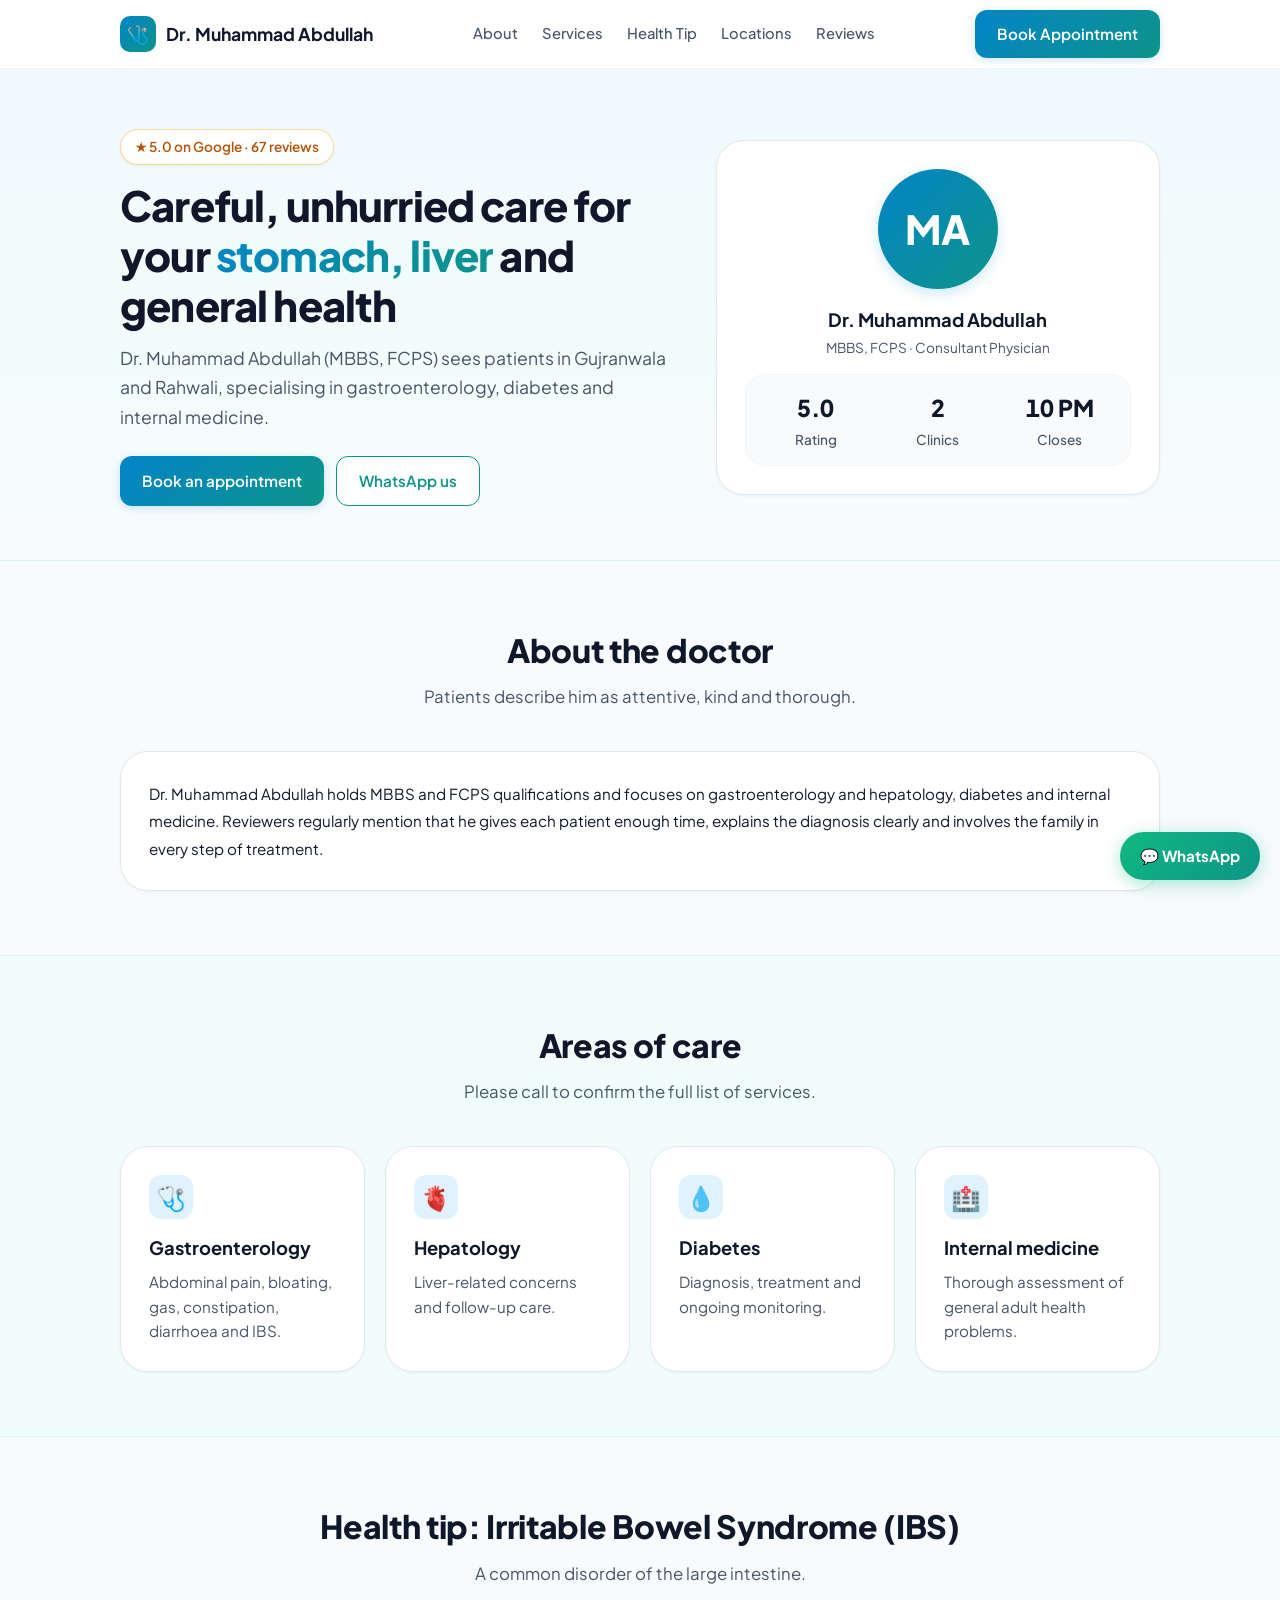
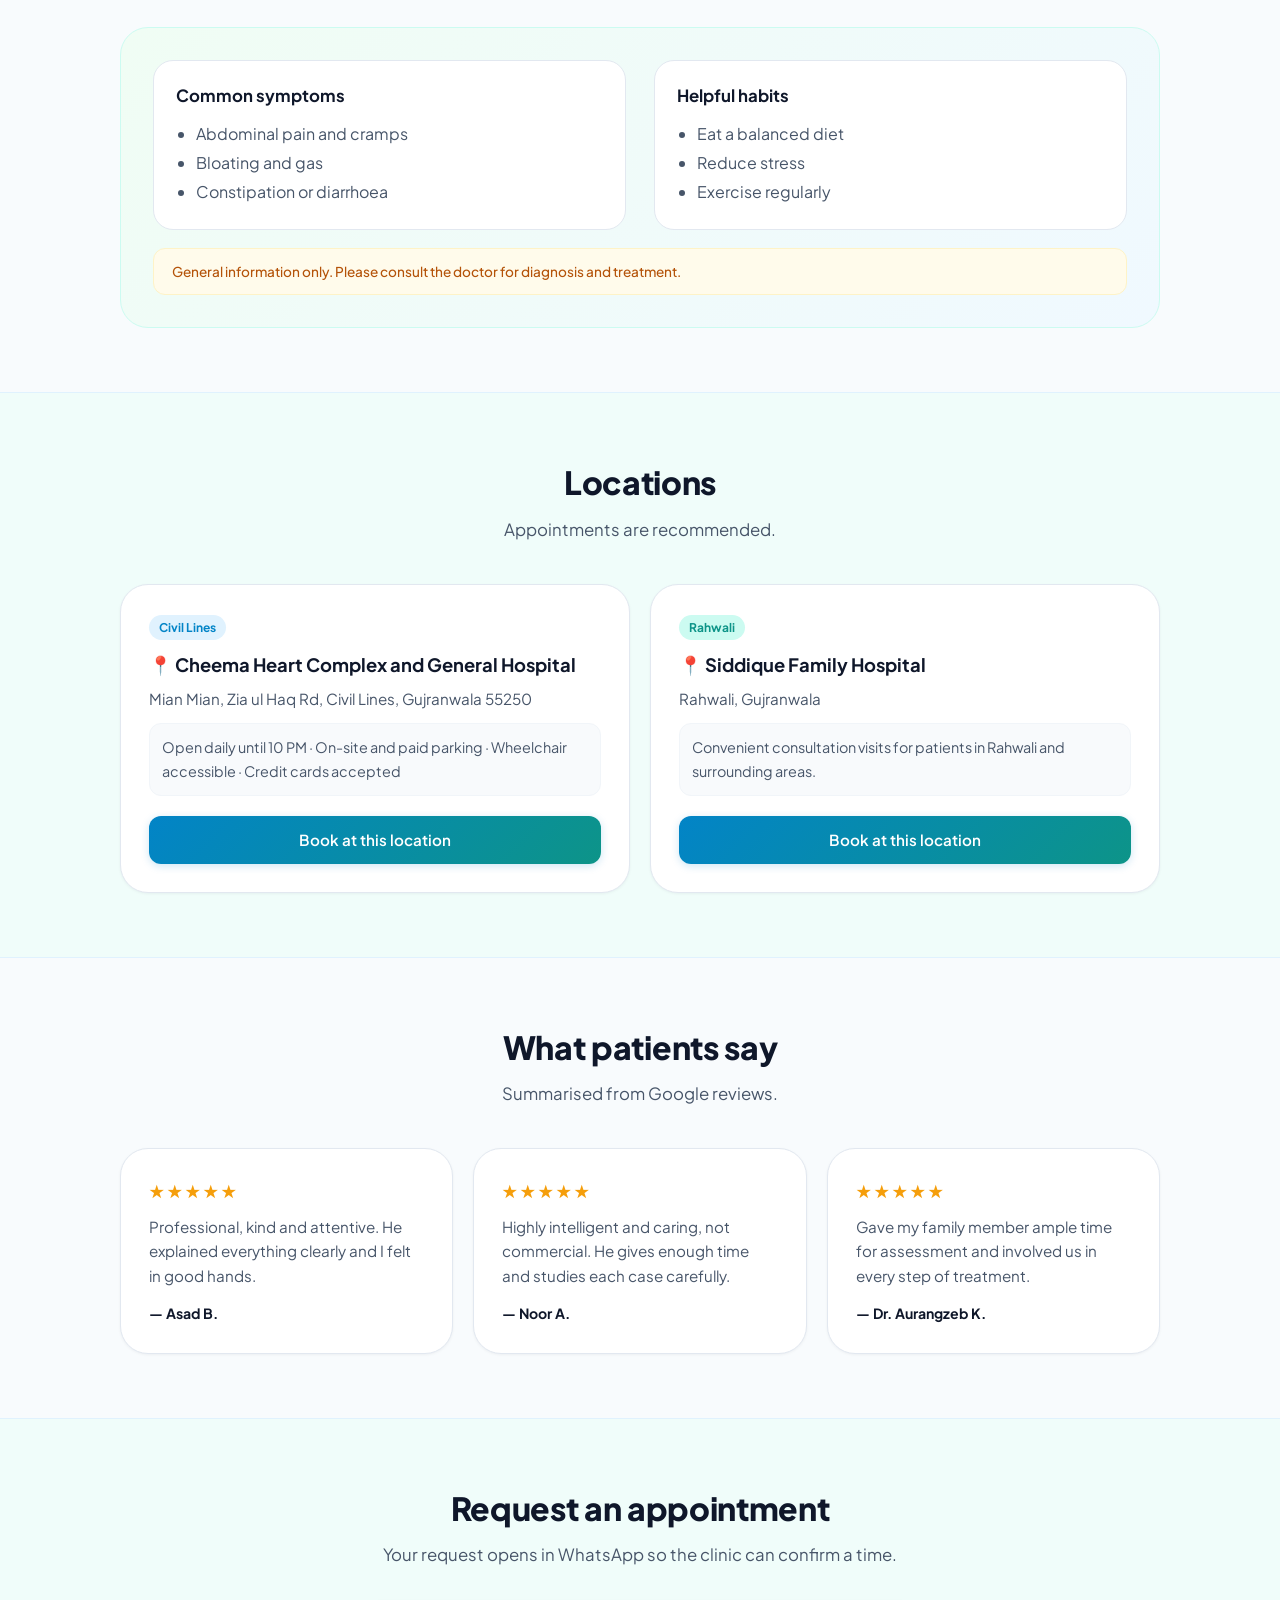
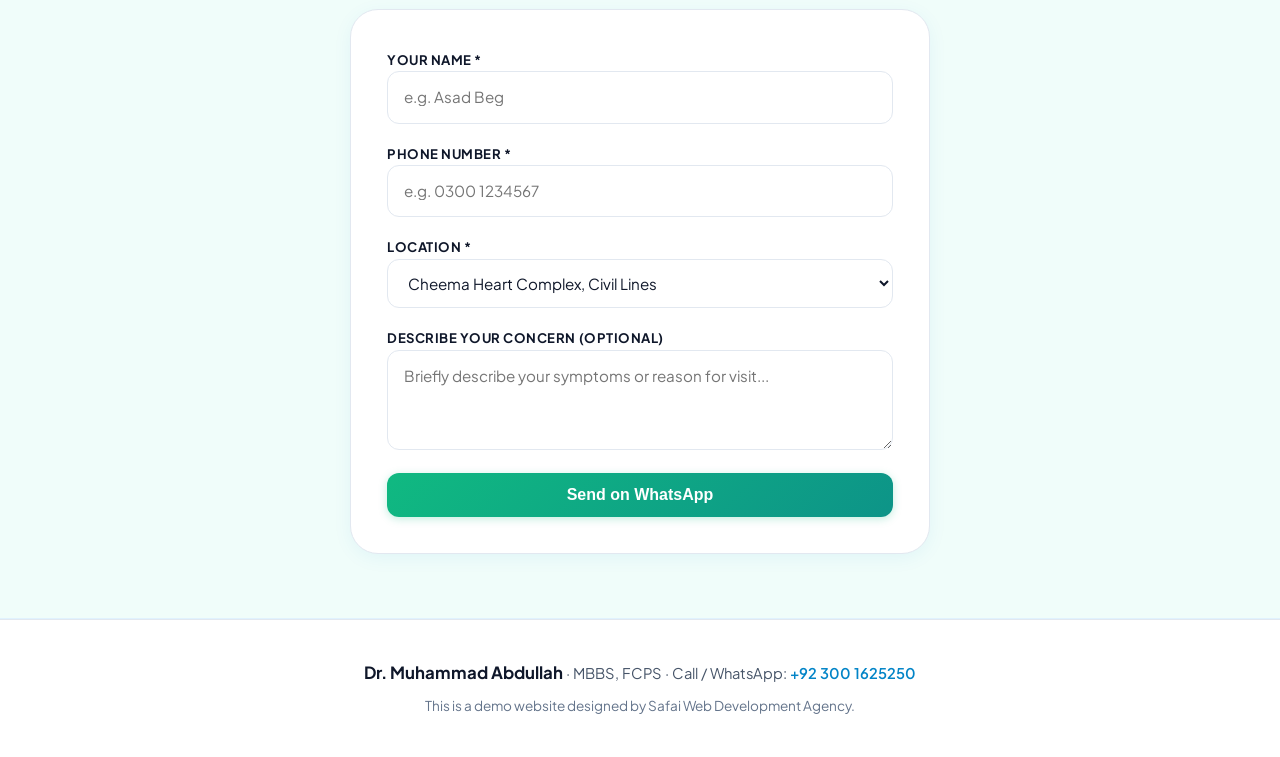
<file: public/standalone.html>
<!DOCTYPE html>
<html lang="en">
<head>
<meta charset="utf-8">
<meta name="viewport" content="width=device-width, initial-scale=1, viewport-fit=cover">
<title>Dr. Muhammad Abdullah – Gastroenterology & Internal Medicine, Gujranwala</title>
<meta name="description" content="Careful, unhurried care for stomach, liver, diabetes and general health by Dr. Muhammad Abdullah (MBBS, FCPS) in Gujranwala and Rahwali. 5.0 Google rating.">
<meta property="og:title" content="Dr. Muhammad Abdullah – Gastroenterology & Internal Medicine, Gujranwala">
<meta property="og:description" content="Specialist in Gastroenterology, Hepatology, Diabetes and Internal Medicine seeing patients in Gujranwala and Rahwali.">
<meta property="og:type" content="website">
<link rel="preconnect" href="https://fonts.googleapis.com">
<link rel="preconnect" href="https://fonts.gstatic.com" crossorigin>
<link href="https://fonts.googleapis.com/css2?family=Plus+Jakarta+Sans:wght@400;500;600;700;800&display=swap" rel="stylesheet">
<!-- Schema.org Physician & LocalBusiness -->
<script type="application/ld+json">
{
  "@context": "https://schema.org",
  "@graph": [
    {
      "@type": "Physician",
      "@id": "https://dr-muhammad-abdullah.pk/#physician",
      "name": "Dr. Muhammad Abdullah",
      "honorificSuffix": "MBBS, FCPS",
      "jobTitle": "Consultant Gastroenterologist & Physician",
      "telephone": "+923001625250",
      "priceRange": "$$",
      "aggregateRating": {
        "@type": "AggregateRating",
        "ratingValue": "5.0",
        "reviewCount": "67"
      },
      "medicalSpecialty": ["Gastroenterology", "Hepatology", "Endocrinology", "InternalMedicine"],
      "worksFor": [
        {
          "@type": "MedicalClinic",
          "name": "Cheema Heart Complex and General Hospital",
          "address": {
            "@type": "PostalAddress",
            "streetAddress": "Mian Mian, Zia ul Haq Rd, Civil Lines",
            "addressLocality": "Gujranwala",
            "postalCode": "55250",
            "addressCountry": "PK"
          },
          "openingHours": "Mo-Su 09:00-22:00"
        },
        {
          "@type": "MedicalClinic",
          "name": "Siddique Family Hospital",
          "address": {
            "@type": "PostalAddress",
            "streetAddress": "Rahwali",
            "addressLocality": "Gujranwala",
            "addressCountry": "PK"
          }
        }
      ]
    }
  ]
}
</script>
<style>
:root {
  --bg: #f8fbfd;
  --surface: #ffffff;
  --text: #0f172a;
  --text-muted: #475569;
  --brand-sky: #0284c7;
  --brand-sky-hover: #0369a1;
  --brand-teal: #0d9488;
  --brand-teal-hover: #0f766e;
  --brand-soft-sky: #e0f2fe;
  --brand-soft-teal: #ccfbf1;
  --warm-gold: #f59e0b;
  --line: #e2e8f0;
  --line-soft: #f1f5f9;
  --shadow-sm: 0 1px 3px rgba(15, 23, 42, 0.05);
  --shadow-md: 0 4px 20px -2px rgba(2, 132, 199, 0.08);
  --radius-lg: 20px;
  --radius-xl: 28px;
}
* { box-sizing: border-box; }
html { scroll-behavior: smooth; scroll-padding-top: 80px; }
body {
  margin: 0;
  background: var(--bg);
  color: var(--text);
  font-family: 'Plus Jakarta Sans', system-ui, -apple-system, sans-serif;
  line-height: 1.6;
  -webkit-font-smoothing: antialiased;
}
a { color: inherit; text-decoration: none; }
.wrap { max-width: 1080px; margin: 0 auto; padding: 0 20px; }

/* Sticky Header */
header {
  position: sticky;
  top: 0;
  background: rgba(255, 255, 255, 0.95);
  backdrop-filter: blur(10px);
  -webkit-backdrop-filter: blur(10px);
  border-bottom: 1px solid var(--line-soft);
  z-index: 100;
  transition: all 0.2s ease;
}
header .wrap {
  display: flex;
  align-items: center;
  justify-content: space-between;
  height: 68px;
  gap: 16px;
}
.brand-lockup {
  display: flex;
  align-items: center;
  gap: 10px;
  font-weight: 700;
  font-size: 1.1rem;
  color: var(--text);
}
.brand-icon {
  width: 36px;
  height: 36px;
  border-radius: 10px;
  background: linear-gradient(135deg, var(--brand-sky), var(--brand-teal));
  color: #fff;
  display: flex;
  align-items: center;
  justify-content: center;
  font-size: 1.1rem;
}
nav.desktop-nav {
  display: flex;
  align-items: center;
  gap: 24px;
}
nav.desktop-nav a {
  font-size: 0.92rem;
  font-weight: 500;
  color: var(--text-muted);
  transition: color 0.15s ease;
}
nav.desktop-nav a:hover { color: var(--brand-sky); }

/* Buttons */
.btn {
  display: inline-flex;
  align-items: center;
  justify-content: center;
  gap: 8px;
  background: linear-gradient(135deg, var(--brand-sky), var(--brand-teal));
  color: #fff;
  padding: 12px 22px;
  border-radius: 12px;
  font-weight: 600;
  border: 0;
  cursor: pointer;
  font-size: 0.95rem;
  box-shadow: 0 2px 8px rgba(2, 132, 199, 0.2);
  transition: transform 0.15s, opacity 0.15s;
  min-height: 44px;
  white-space: nowrap;
}
.btn:hover { opacity: 0.95; transform: translateY(-1px); }
.btn.alt {
  background: #ffffff;
  color: var(--brand-teal);
  border: 1.5px solid var(--brand-teal);
  box-shadow: none;
}
.btn.alt:hover { background: var(--brand-soft-teal); }
.btn-wa {
  background: linear-gradient(135deg, #10b981, #0d9488);
  box-shadow: 0 2px 8px rgba(16, 185, 129, 0.25);
}

/* Mobile Nav Toggle */
.menu-btn {
  display: none;
  background: transparent;
  border: 1px solid var(--line);
  padding: 8px 12px;
  border-radius: 10px;
  font-size: 1.2rem;
  cursor: pointer;
  color: var(--text);
  min-height: 44px;
  min-width: 44px;
}
.mobile-drawer {
  display: none;
  flex-direction: column;
  background: #fff;
  border-top: 1px solid var(--line);
  padding: 16px 20px;
  gap: 12px;
}
.mobile-drawer.active { display: flex; }
.mobile-drawer a {
  padding: 10px 0;
  font-weight: 500;
  color: var(--text);
  border-bottom: 1px solid var(--line-soft);
}

/* Hero Section */
.hero {
  padding: 60px 0 54px;
  background: linear-gradient(180deg, #f0f9ff 0%, #f0fdfa 50%, var(--bg) 100%);
  border-bottom: 1px solid rgba(2, 132, 199, 0.08);
}
.hero .wrap {
  display: grid;
  grid-template-columns: 1.25fr 1fr;
  gap: 40px;
  align-items: center;
}
.tag {
  display: inline-flex;
  align-items: center;
  gap: 6px;
  background: #ffffff;
  border: 1px solid rgba(245, 158, 11, 0.4);
  color: #b45309;
  padding: 6px 14px;
  border-radius: 99px;
  font-size: 0.85rem;
  font-weight: 600;
  margin-bottom: 16px;
  box-shadow: var(--shadow-sm);
}
h1 {
  font-size: 2.6rem;
  line-height: 1.2;
  margin: 0 0 14px;
  font-weight: 800;
  letter-spacing: -0.02em;
  color: #0f172a;
}
h1 span {
  background: linear-gradient(135deg, var(--brand-sky), var(--brand-teal));
  -webkit-background-clip: text;
  -webkit-text-fill-color: transparent;
}
.hero p {
  color: var(--text-muted);
  font-size: 1.1rem;
  margin: 0 0 24px;
  line-height: 1.65;
}
.cta-group {
  display: flex;
  gap: 12px;
  flex-wrap: wrap;
}

/* Cards & Surfaces */
.card {
  background: var(--surface);
  border: 1px solid var(--line);
  border-radius: var(--radius-xl);
  padding: 28px;
  box-shadow: var(--shadow-sm);
  transition: box-shadow 0.2s, border-color 0.2s;
}
.card:hover {
  box-shadow: var(--shadow-md);
  border-color: #cbd5e1;
}
.avatar {
  width: 120px;
  height: 120px;
  border-radius: 50%;
  background: linear-gradient(135deg, var(--brand-sky), var(--brand-teal));
  color: #fff;
  display: flex;
  align-items: center;
  justify-content: center;
  font-size: 2.5rem;
  font-weight: 800;
  margin: 0 auto 16px;
  box-shadow: 0 4px 14px rgba(2, 132, 199, 0.2);
}
.stats-strip {
  display: grid;
  grid-template-columns: 1fr 1fr 1fr;
  gap: 10px;
  background: #f8fafc;
  padding: 14px;
  border-radius: var(--radius-lg);
  border: 1px solid var(--line-soft);
  text-align: center;
}
.stat b {
  display: block;
  font-size: 1.45rem;
  font-weight: 800;
  color: var(--text);
  font-variant-numeric: tabular-nums;
}
.stat span { color: var(--text-muted); font-size: 0.85rem; font-weight: 500; }

/* Sections */
section { padding: 64px 0; }
section.tinted { background: #f0fdfa; border-top: 1px solid #e0f2fe; border-bottom: 1px solid #e0f2fe; }
.section-header { text-align: center; max-width: 650px; margin: 0 auto 40px; }
h2 { font-size: 2rem; margin: 0 0 8px; font-weight: 800; letter-spacing: -0.01em; }
.sub { color: var(--text-muted); margin: 0; font-size: 1.05rem; }

/* Grid Layouts */
.grid { display: grid; grid-template-columns: repeat(auto-fit, minmax(240px, 1fr)); gap: 20px; }
.card h3 { margin: 0 0 8px; font-size: 1.15rem; font-weight: 700; color: var(--text); }
.card p { margin: 0; color: var(--text-muted); font-size: 0.95rem; }
.ic {
  width: 44px;
  height: 44px;
  border-radius: 12px;
  background: var(--brand-soft-sky);
  color: var(--brand-sky);
  display: flex;
  align-items: center;
  justify-content: center;
  font-size: 1.5rem;
  margin-bottom: 14px;
}

/* Health Tip */
.tip-container {
  background: linear-gradient(135deg, #f0fdf4 0%, #f0f9ff 100%);
  border: 1px solid #ccfbf1;
  border-radius: var(--radius-xl);
  padding: 32px;
}
.tip-cols {
  display: grid;
  grid-template-columns: 1fr 1fr;
  gap: 28px;
}
.tip-box {
  background: #ffffff;
  padding: 22px;
  border-radius: var(--radius-lg);
  border: 1px solid #e2e8f0;
}
.tip-box b {
  display: block;
  font-size: 1.05rem;
  color: var(--text);
  margin-bottom: 10px;
}
.tip-box ul {
  margin: 0;
  padding-left: 20px;
  color: var(--text-muted);
  line-height: 1.8;
}
.note {
  font-size: 0.85rem;
  color: #b45309;
  background: #fffbeb;
  border: 1px solid #fef3c7;
  padding: 12px 18px;
  border-radius: 12px;
  margin-top: 18px;
  font-weight: 500;
}

/* Locations */
.loc-card {
  display: flex;
  flex-direction: column;
  justify-content: space-between;
}
.loc-badge {
  display: inline-block;
  font-size: 0.75rem;
  font-weight: 700;
  color: var(--brand-sky);
  background: var(--brand-soft-sky);
  padding: 3px 10px;
  border-radius: 99px;
  margin-bottom: 10px;
}

/* Reviews */
.stars {
  color: #f59e0b;
  letter-spacing: 2px;
  font-size: 1.1rem;
  margin-bottom: 10px;
}
.author {
  margin-top: 14px;
  font-weight: 700;
  font-size: 0.88rem;
  color: var(--text);
}

/* Appointment Form */
.form-card {
  background: #ffffff;
  max-width: 580px;
  margin: 0 auto;
  border-radius: var(--radius-xl);
  padding: 36px;
  border: 1px solid var(--line);
  box-shadow: var(--shadow-md);
}
form { display: grid; gap: 16px; }
label { font-size: 0.82rem; font-weight: 700; color: var(--text); text-transform: uppercase; letter-spacing: 0.04em; }
input, select, textarea {
  width: 100%;
  padding: 13px 16px;
  border-radius: 12px;
  border: 1.5px solid var(--line);
  background: #ffffff;
  color: var(--text);
  font: inherit;
  font-size: 0.95rem;
  transition: border-color 0.15s, box-shadow 0.15s;
  min-height: 46px;
}
input:focus, select:focus, textarea:focus {
  outline: none;
  border-color: var(--brand-sky);
  box-shadow: 0 0 0 3px rgba(2, 132, 199, 0.15);
}

/* Footer */
footer {
  background: #ffffff;
  border-top: 1px solid var(--line);
  padding: 40px 0;
  color: var(--text-muted);
  font-size: 0.92rem;
  text-align: center;
}
footer a { color: var(--brand-sky); font-weight: 600; }
.footer-note { margin-top: 8px; font-size: 0.85rem; color: #64748b; }

/* Floating WhatsApp Button for Mobile */
.floating-wa {
  position: fixed;
  bottom: 20px;
  right: 20px;
  background: linear-gradient(135deg, #10b981, #0d9488);
  color: #fff;
  border-radius: 99px;
  padding: 12px 20px;
  display: flex;
  align-items: center;
  gap: 8px;
  font-weight: 700;
  font-size: 0.95rem;
  box-shadow: 0 4px 18px rgba(16, 185, 129, 0.35);
  z-index: 999;
  min-height: 48px;
}

/* Responsive Breakpoints */
@media (max-width: 820px) {
  nav.desktop-nav { display: none; }
  .menu-btn { display: inline-flex; }
  .hero .wrap { grid-template-columns: 1fr; }
  .tip-cols { grid-template-columns: 1fr; }
  h1 { font-size: 2.1rem; }
  section { padding: 48px 0; }
  .form-card { padding: 24px; }
}
@media (max-width: 480px) {
  h1 { font-size: 1.85rem; }
  .cta-group .btn { width: 100%; }
  .stats-strip { grid-template-columns: 1fr 1fr 1fr; gap: 6px; padding: 10px; }
  .stat b { font-size: 1.25rem; }
  .stat span { font-size: 0.75rem; }
}
</style>
</head>
<body>

<header>
  <div class="wrap">
    <a class="brand-lockup" href="#top">
      <div class="brand-icon">🩺</div>
      <span>Dr. Muhammad Abdullah</span>
    </a>
    <nav class="desktop-nav">
      <a href="#about">About</a>
      <a href="#services">Services</a>
      <a href="#tips">Health Tip</a>
      <a href="#locations">Locations</a>
      <a href="#reviews">Reviews</a>
    </nav>
    <div style="display:flex;align-items:center;gap:10px;">
      <a class="btn" href="#book">Book Appointment</a>
      <button class="menu-btn" id="menuToggle" aria-label="Toggle navigation menu">☰</button>
    </div>
  </div>
  <div class="mobile-drawer" id="mobileDrawer">
    <a href="#about" onclick="closeDrawer()">About the doctor</a>
    <a href="#services" onclick="closeDrawer()">Areas of care (Services)</a>
    <a href="#tips" onclick="closeDrawer()">Health Tip (IBS)</a>
    <a href="#locations" onclick="closeDrawer()">Clinic Locations</a>
    <a href="#reviews" onclick="closeDrawer()">Patient Reviews</a>
    <a href="#book" onclick="closeDrawer()" style="font-weight:700;color:var(--brand-sky);">Book on WhatsApp</a>
  </div>
</header>

<div class="hero" id="top">
  <div class="wrap">
    <div>
      <span class="tag">★ 5.0 on Google · 67 reviews</span>
      <h1>Careful, unhurried care for your <span>stomach, liver</span> and general health</h1>
      <p>Dr. Muhammad Abdullah (MBBS, FCPS) sees patients in Gujranwala and Rahwali, specialising in gastroenterology, diabetes and internal medicine.</p>
      <div class="cta-group">
        <a class="btn" href="#book">Book an appointment</a>
        <a class="btn alt" href="https://wa.me/923001625250" target="_blank">WhatsApp us</a>
      </div>
    </div>
    <div class="card" style="text-align:center;">
      <div class="avatar">MA</div>
      <div style="margin-bottom:14px;">
        <b style="display:block;font-size:1.15rem;color:var(--text);">Dr. Muhammad Abdullah</b>
        <span style="font-size:0.85rem;color:var(--text-muted);">MBBS, FCPS · Consultant Physician</span>
      </div>
      <div class="stats-strip">
        <div class="stat"><b>5.0</b><span>Rating</span></div>
        <div class="stat"><b>2</b><span>Clinics</span></div>
        <div class="stat"><b>10 PM</b><span>Closes</span></div>
      </div>
    </div>
  </div>
</div>

<section id="about">
  <div class="wrap">
    <div class="section-header">
      <h2>About the doctor</h2>
      <p class="sub">Patients describe him as attentive, kind and thorough.</p>
    </div>
    <div class="card" style="line-height:1.8;font-size:1.05rem;">
      <p style="color:var(--text);margin:0;">
        Dr. Muhammad Abdullah holds MBBS and FCPS qualifications and focuses on gastroenterology and hepatology, diabetes and internal medicine. Reviewers regularly mention that he gives each patient enough time, explains the diagnosis clearly and involves the family in every step of treatment.
      </p>
    </div>
  </div>
</section>

<section id="services" class="tinted">
  <div class="wrap">
    <div class="section-header">
      <h2>Areas of care</h2>
      <p class="sub">Please call to confirm the full list of services.</p>
    </div>
    <div class="grid">
      <div class="card">
        <div class="ic">🩺</div>
        <h3>Gastroenterology</h3>
        <p>Abdominal pain, bloating, gas, constipation, diarrhoea and IBS.</p>
      </div>
      <div class="card">
        <div class="ic">🫀</div>
        <h3>Hepatology</h3>
        <p>Liver-related concerns and follow-up care.</p>
      </div>
      <div class="card">
        <div class="ic">💧</div>
        <h3>Diabetes</h3>
        <p>Diagnosis, treatment and ongoing monitoring.</p>
      </div>
      <div class="card">
        <div class="ic">🏥</div>
        <h3>Internal medicine</h3>
        <p>Thorough assessment of general adult health problems.</p>
      </div>
    </div>
  </div>
</section>

<section id="tips">
  <div class="wrap">
    <div class="section-header">
      <h2>Health tip: Irritable Bowel Syndrome (IBS)</h2>
      <p class="sub">A common disorder of the large intestine.</p>
    </div>
    <div class="tip-container">
      <div class="tip-cols">
        <div class="tip-box">
          <b>Common symptoms</b>
          <ul>
            <li>Abdominal pain and cramps</li>
            <li>Bloating and gas</li>
            <li>Constipation or diarrhoea</li>
          </ul>
        </div>
        <div class="tip-box">
          <b>Helpful habits</b>
          <ul>
            <li>Eat a balanced diet</li>
            <li>Reduce stress</li>
            <li>Exercise regularly</li>
          </ul>
        </div>
      </div>
      <div class="note">
        General information only. Please consult the doctor for diagnosis and treatment.
      </div>
    </div>
  </div>
</section>

<section id="locations" class="tinted">
  <div class="wrap">
    <div class="section-header">
      <h2>Locations</h2>
      <p class="sub">Appointments are recommended.</p>
    </div>
    <div class="grid" style="grid-template-columns: repeat(auto-fit, minmax(300px, 1fr));">
      <div class="card loc-card">
        <div>
          <span class="loc-badge">Civil Lines</span>
          <h3>📍 Cheema Heart Complex and General Hospital</h3>
          <p>Mian Mian, Zia ul Haq Rd, Civil Lines, Gujranwala 55250</p>
          <p style="margin-top:12px;font-size:0.9rem;color:var(--text-muted);background:#f8fafc;padding:12px;border-radius:12px;border:1px solid var(--line-soft);">
            Open daily until 10 PM · On-site and paid parking · Wheelchair accessible · Credit cards accepted
          </p>
        </div>
        <div style="margin-top:20px;">
          <a class="btn" href="#book" onclick="setClinic('Cheema Heart Complex, Civil Lines')" style="width:100%;">Book at this location</a>
        </div>
      </div>

      <div class="card loc-card">
        <div>
          <span class="loc-badge" style="background:var(--brand-soft-teal);color:var(--brand-teal);">Rahwali</span>
          <h3>📍 Siddique Family Hospital</h3>
          <p>Rahwali, Gujranwala</p>
          <p style="margin-top:12px;font-size:0.9rem;color:var(--text-muted);background:#f8fafc;padding:12px;border-radius:12px;border:1px solid var(--line-soft);">
            Convenient consultation visits for patients in Rahwali and surrounding areas.
          </p>
        </div>
        <div style="margin-top:20px;">
          <a class="btn" href="#book" onclick="setClinic('Siddique Family Hospital, Rahwali')" style="width:100%;">Book at this location</a>
        </div>
      </div>
    </div>
  </div>
</section>

<section id="reviews">
  <div class="wrap">
    <div class="section-header">
      <h2>What patients say</h2>
      <p class="sub">Summarised from Google reviews.</p>
    </div>
    <div class="grid">
      <div class="card">
        <div class="stars">★★★★★</div>
        <p>Professional, kind and attentive. He explained everything clearly and I felt in good hands.</p>
        <div class="author">— Asad B.</div>
      </div>
      <div class="card">
        <div class="stars">★★★★★</div>
        <p>Highly intelligent and caring, not commercial. He gives enough time and studies each case carefully.</p>
        <div class="author">— Noor A.</div>
      </div>
      <div class="card">
        <div class="stars">★★★★★</div>
        <p>Gave my family member ample time for assessment and involved us in every step of treatment.</p>
        <div class="author">— Dr. Aurangzeb K.</div>
      </div>
    </div>
  </div>
</section>

<section id="book" class="tinted">
  <div class="wrap">
    <div class="section-header">
      <h2>Request an appointment</h2>
      <p class="sub">Your request opens in WhatsApp so the clinic can confirm a time.</p>
    </div>
    <div class="form-card">
      <form id="f">
        <div>
          <label for="n">Your Name *</label>
          <input id="n" placeholder="e.g. Asad Beg" required>
        </div>
        <div>
          <label for="p">Phone Number *</label>
          <input id="p" placeholder="e.g. 0300 1234567" required>
        </div>
        <div>
          <label for="l">Location *</label>
          <select id="l">
            <option value="Cheema Heart Complex, Civil Lines">Cheema Heart Complex, Civil Lines</option>
            <option value="Siddique Family Hospital, Rahwali">Siddique Family Hospital, Rahwali</option>
          </select>
        </div>
        <div>
          <label for="m">Describe your concern (optional)</label>
          <textarea id="m" rows="3" placeholder="Briefly describe your symptoms or reason for visit..."></textarea>
        </div>
        <button class="btn btn-wa" type="submit" style="width:100%;font-size:1rem;">Send on WhatsApp</button>
      </form>
    </div>
  </div>
</section>

<footer>
  <div class="wrap">
    <b style="color:var(--text);font-size:1.05rem;">Dr. Muhammad Abdullah</b> · MBBS, FCPS · Call / WhatsApp: <a href="tel:+923001625250">+92 300 1625250</a>
    <div class="footer-note">This is a demo website designed by Safai Web Development Agency.</div>
  </div>
</footer>

<a class="floating-wa" href="https://wa.me/923001625250" target="_blank" aria-label="WhatsApp Appointment">
  💬 WhatsApp
</a>

<script>
// Mobile Drawer Toggle
var menuBtn = document.getElementById('menuToggle');
var drawer = document.getElementById('mobileDrawer');
menuBtn.addEventListener('click', function() {
  drawer.classList.toggle('active');
});
function closeDrawer() {
  drawer.classList.remove('active');
}

// Select Clinic Helper
function setClinic(name) {
  var select = document.getElementById('l');
  if (select) {
    select.value = name;
  }
}

// WhatsApp Appointment Trigger
document.getElementById('f').addEventListener('submit', function(e) {
  e.preventDefault();
  var name = document.getElementById('n').value;
  var phone = document.getElementById('p').value;
  var loc = document.getElementById('l').value;
  var msg = document.getElementById('m').value;
  
  var text = 'Appointment request%0AName: ' + encodeURIComponent(name) +
             '%0APhone: ' + encodeURIComponent(phone) +
             '%0ALocation: ' + encodeURIComponent(loc);
  if (msg && msg.trim()) {
    text += '%0AConcern: ' + encodeURIComponent(msg);
  }
  
  window.open('https://wa.me/923001625250?text=' + text, '_blank');
});
</script>
</body>
</html>
</file>
